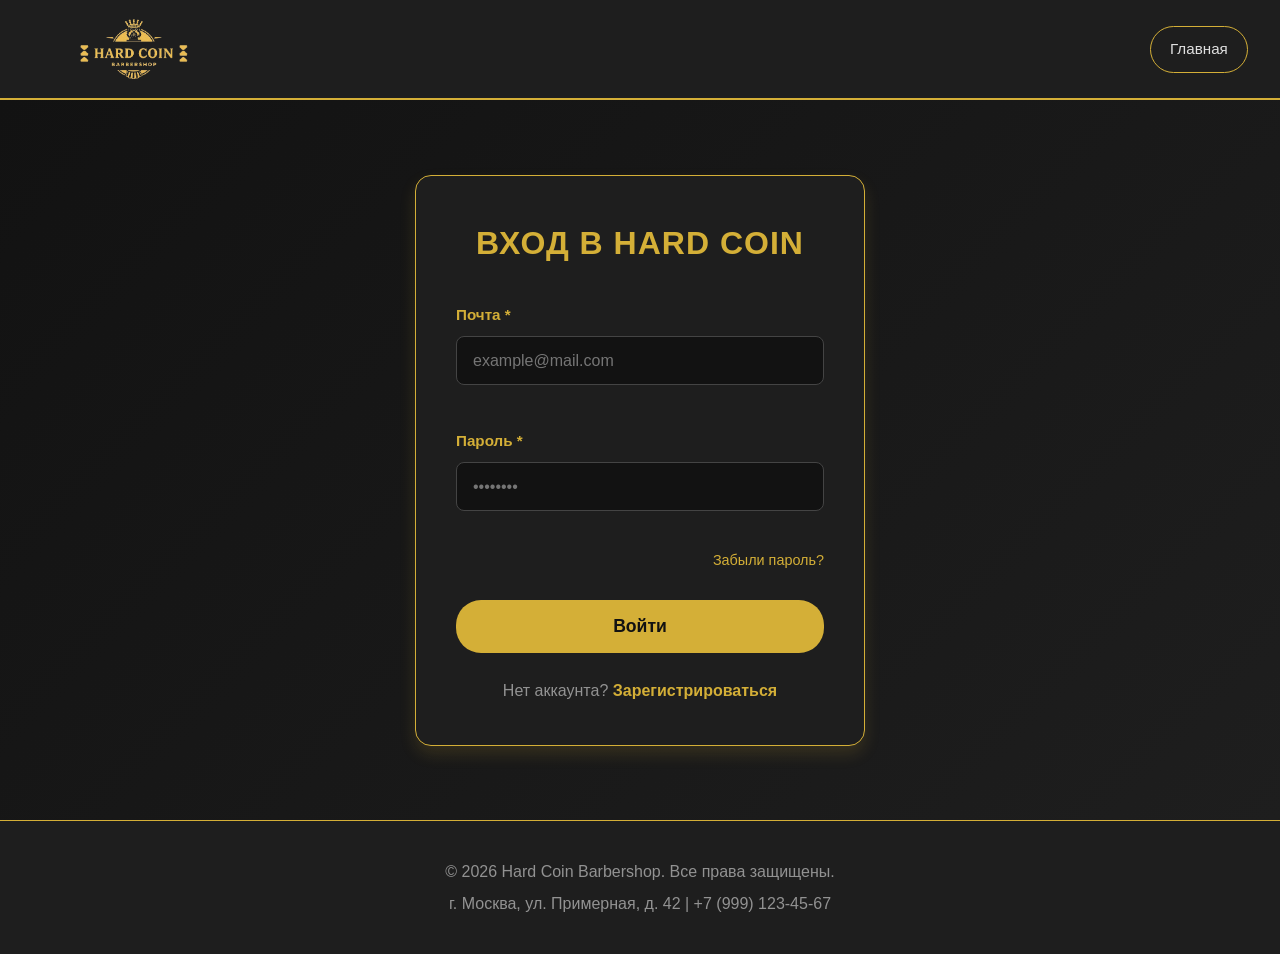
<file: pages/auth.html>
<!DOCTYPE html>
<html lang="ru">
<head>
  <meta charset="UTF-8" />
  <meta name="viewport" content="width=device-width, initial-scale=1.0, maximum-scale=1.0, user-scalable=yes"/>
  <title>Hard Coin — Авторизация</title>
  <link rel="stylesheet" href="../css/style.css" />
  <link rel="stylesheet" href="../css/components.css" />
  <link rel="stylesheet" href="../css/auth.css" />
  <link rel="stylesheet" href="../css/modals.css" />
  <link rel="stylesheet" href="../css/mobile.css" />
</head>
<body>
  <header class="header">
    <a href="../index.html" class="logo">
      <img src="../logo.png" alt="Hard Coin" class="logo-img">
    </a>
    <button class="menu-toggle" id="menuToggle"></button>
    <nav class="nav" id="mainNav">
      <a href="../index.html" class="btn-nav">Главная</a>
    </nav>
  </header>

  <div class="auth-container">
    <!-- Форма будет отрисована через JS -->
  </div>

  <footer class="footer">
    <p>© 2026 Hard Coin Barbershop. Все права защищены.</p>
    <p>г. Москва, ул. Примерная, д. 42 | +7 (999) 123-45-67</p>
  </footer>

  <script src="../data/initial-data.js"></script>
  <script src="../js/utils.js"></script>
  <script src="../js/auth.js"></script>
  <script>
    document.getElementById('menuToggle')?.addEventListener('click', () => {
      document.getElementById('mainNav')?.classList.toggle('active');
    });
  </script>
</body>
</html>
</file>
<file: css/style.css>
:root {
  --gold: #D4AF37;
  --black: #121212;
  --dark-gray: #1E1E1E;
  --text: #E0E0E0;
  --shadow: 0 8px 16px rgba(212, 175, 55, 0.15);
  --light-text: rgba(224, 224, 224, 0.6);
  --success: #4CAF50;
  --warning: #FF9800;
  --danger: #f44336;
  --info: #2196F3;
}

* {
  margin: 0;
  padding: 0;
  box-sizing: border-box;
}

html {
  scroll-behavior: smooth;
}

body {
  font-family: 'Segoe UI', 'Roboto', sans-serif;
  background-color: var(--black);
  color: var(--text);
  line-height: 1.7;
  min-height: 100vh;
  display: flex;
  flex-direction: column;
}

/* Шапка */
.header {
  display: flex;
  justify-content: space-between;
  align-items: center;
  padding: 1.2rem 2rem;
  background-color: var(--dark-gray);
  border-bottom: 2px solid var(--gold);
  position: sticky;
  top: 0;
  z-index: 100;
}

.logo {
  font-size: 1.8rem;
  font-weight: bold;
  color: var(--gold);
  letter-spacing: 1px;
  text-decoration: none;
}

.nav {
  display: flex;
  gap: 1rem;
}

.btn-nav {
  background: none;
  border: 1px solid var(--gold);
  color: var(--text);
  padding: 0.6rem 1.2rem;
  border-radius: 25px;
  text-decoration: none;
  font-weight: 500;
  transition: all 0.3s ease;
  cursor: pointer;
  font-size: 0.95rem;
}

.btn-nav:hover {
  background: var(--gold);
  color: var(--black);
  transform: scale(1.05);
}

.menu-toggle {
  display: none;
  background: none;
  border: none;
  color: var(--gold);
  font-size: 1.8rem;
  cursor: pointer;
}

/* Основной контент */
.main {
  max-width: 1200px;
  margin: 0 auto;
  padding: 2rem 1rem;
  flex: 1;
  width: 100%;
}

.section {
  margin-bottom: 4rem;
  text-align: center;
}

.section h2 {
  color: var(--gold);
  font-size: 2rem;
  margin-bottom: 2rem;
  text-transform: uppercase;
  letter-spacing: 1px;
  position: relative;
  display: inline-block;
}

.section h2::after {
  content: '';
  position: absolute;
  bottom: -10px;
  left: 50%;
  transform: translateX(-50%);
  width: 60px;
  height: 3px;
  background: var(--gold);
}

/* Футер */
.footer {
  background: var(--dark-gray);
  padding: 2rem;
  text-align: center;
  border-top: 1px solid var(--gold);
  margin-top: auto;
}

.footer p {
  margin: 0.3rem 0;
  color: var(--light-text);
}

/* Карточки услуг */
.cards {
  display: flex;
  justify-content: center;
  gap: 2rem;
  flex-wrap: wrap;
  padding: 0 1rem;
}

.card {
  background: var(--dark-gray);
  border: 1px solid var(--gold);
  border-radius: 12px;
  padding: 1.5rem;
  width: 320px;
  transition: transform 0.3s, box-shadow 0.3s;
  text-align: center;
}

.card:hover {
  transform: translateY(-8px);
  box-shadow: var(--shadow);
}

.card-img {
  width: 100%;
  height: 180px;
  object-fit: cover;
  border-radius: 10px;
  margin-bottom: 1rem;
}

.card h3 {
  color: var(--gold);
  margin: 0.8rem 0 0.5rem;
}

.card p {
  margin-bottom: 0.5rem;
}

.card .price {
  display: block;
  margin: 1rem 0;
  font-weight: bold;
  color: var(--gold);
  font-size: 1.2rem;
}

/* Барберы */
.barbers-list {
  display: flex;
  justify-content: center;
  gap: 2.5rem;
  flex-wrap: wrap;
  padding: 0 1rem;
  margin-bottom: 2rem;
}

.barber {
  text-align: center;
  background: var(--dark-gray);
  padding: 1.5rem;
  border-radius: 12px;
  border: 1px solid var(--gold);
  width: 220px;
  transition: transform 0.3s;
}

.barber:hover {
  transform: translateY(-5px);
}

.barber-img {
  width: 100px;
  height: 100px;
  border-radius: 50%;
  border: 2px solid var(--gold);
  object-fit: cover;
  margin-bottom: 0.8rem;
}

.barber h3 {
  color: var(--gold);
  margin-bottom: 0.3rem;
}

.barber p {
  margin: 0.3rem 0;
}

/* Кнопки */
.btn-book {
  background: var(--gold);
  color: var(--black);
  border: none;
  padding: 0.7rem 1.5rem;
  border-radius: 25px;
  font-weight: 600;
  cursor: pointer;
  transition: all 0.3s;
  font-size: 1rem;
}

.btn-book:hover {
  background: #f0c35c;
  transform: scale(1.05);
}

.btn-view {
  background: transparent;
  border: 1px solid var(--gold);
  color: var(--text);
  padding: 0.5rem 1rem;
  border-radius: 20px;
  margin-top: 0.8rem;
  cursor: pointer;
  transition: all 0.3s;
  font-size: 0.9rem;
}

.btn-view:hover {
  background: var(--gold);
  color: var(--black);
}

.btn-view-all {
  display: inline-block;
  background: var(--gold);
  color: var(--black);
  border: none;
  padding: 0.8rem 2rem;
  border-radius: 25px;
  font-weight: 600;
  cursor: pointer;
  transition: all 0.3s;
  text-decoration: none;
  margin-top: 1rem;
}

.btn-view-all:hover {
  background: #f0c35c;
  transform: scale(1.05);
}

.btn-primary {
  background: var(--gold);
  color: var(--black);
  border: none;
  padding: 0.7rem 1.5rem;
  border-radius: 25px;
  font-weight: 600;
  cursor: pointer;
  transition: all 0.3s;
}

.btn-primary:hover {
  background: #f0c35c;
  transform: scale(1.05);
}

/* ========== ИСПРАВЛЕННЫЕ СТИЛИ ДЛЯ ЗВЕЗД ========== */
.barber-rating {
  display: flex;
  align-items: center;
  justify-content: center;
  gap: 5px;
  margin: 0.5rem 0;
}

.stars-container {
  display: inline-flex;
  align-items: center;
  gap: 3px;
}

.star-full {
  color: var(--gold);
  font-size: 1.4rem;
  line-height: 1;
}

.star-empty {
  color: #444;
  font-size: 1.4rem;
  line-height: 1;
}

.star-half {
  position: relative;
  display: inline-block;
  font-size: 1.4rem;
  line-height: 1;
  width: 1em;
  height: 1em;
}

.star-half::before {
  content: '★';
  position: absolute;
  left: 0;
  top: 0;
  color: var(--gold);
  width: 50%;
  overflow: hidden;
}

.star-half::after {
  content: '★';
  position: absolute;
  left: 0;
  top: 0;
  color: #444;
  width: 100%;
  overflow: hidden;
  clip-path: inset(0 0 0 50%);
}

.barber-rating > span:last-child {
  font-size: 0.9rem;
  color: var(--light-text);
  margin-left: 5px;
}
/* ========== СТИЛИ ДЛЯ ЛОГОТИПА ========== */
.logo {
  display: flex;
  align-items: center;
  text-decoration: none;
}

.logo-img {
  height: 60px;
  width: auto;
  object-fit: contain;
  transition: transform 0.3s ease;
}

.logo:hover .logo-img {
  transform: scale(1.05);
}

/* Отступ слева ТОЛЬКО на десктопе */
@media (min-width: 769px) {
  .logo {
    margin-left: 3rem;  /* ← РЕГУЛИРУЙТЕ ЭТО ЗНАЧЕНИЕ */
  }
}

/* Для мобильных устройств - без отступа */
@media (max-width: 768px) {
  .logo-img {
    height: 40px;
  }
  .logo {
    margin-left: 0;  /* ← Явно убираем отступ */
  }
}

@media (max-width: 480px) {
  .logo-img {
    height: 35px;
  }
}
</file>
<file: css/components.css>
/* Таблицы */
.data-table {
  width: 100%;
  background: var(--dark-gray);
  border-radius: 12px;
  border: 1px solid var(--gold);
  overflow: hidden;
  border-collapse: collapse;
  margin-top: 1rem;
}

.data-table th {
  background: rgba(212, 175, 55, 0.1);
  color: var(--gold);
  padding: 1rem;
  text-align: left;
  font-weight: 600;
  border-bottom: 1px solid var(--gold);
  white-space: nowrap;
}

.data-table td {
  padding: 1rem;
  border-bottom: 1px solid #333;
}

.data-table tr:last-child td {
  border-bottom: none;
}

.data-table tr:hover {
  background: rgba(212, 175, 55, 0.05);
}

/* Кнопки действий */
.btn-action {
  background: transparent;
  border: 1px solid var(--gold);
  color: var(--text);
  padding: 0.4rem 0.8rem;
  border-radius: 15px;
  cursor: pointer;
  transition: all 0.3s;
  font-size: 0.85rem;
  margin: 0 0.2rem;
}

.btn-action:hover {
  background: var(--gold);
  color: var(--black);
}

.btn-action.danger {
  border-color: var(--danger);
  color: var(--danger);
}

.btn-action.danger:hover {
  background: var(--danger);
  color: white;
}

.btn-action.success {
  border-color: var(--success);
  color: var(--success);
}

.btn-action.success:hover {
  background: var(--success);
  color: white;
}

.btn-action.warning {
  border-color: var(--warning);
  color: var(--warning);
}

.btn-action.warning:hover {
  background: var(--warning);
  color: white;
}

.btn-icon {
  background: transparent;
  border: 1px solid #444;
  color: var(--text);
  width: 32px;
  height: 32px;
  border-radius: 8px;
  cursor: pointer;
  transition: all 0.3s;
  display: flex;
  align-items: center;
  justify-content: center;
  font-size: 1rem;
}

.btn-icon:hover {
  border-color: var(--gold);
  color: var(--gold);
}

.btn-logout {
  width: 100%;
  background: transparent;
  border: 1px solid var(--danger);
  color: var(--danger);
  padding: 0.7rem;
  border-radius: 25px;
  cursor: pointer;
  transition: all 0.3s;
  font-weight: 600;
}

.btn-logout:hover {
  background: var(--danger);
  color: white;
}

/* Статусы */
.status-badge {
  display: inline-block;
  padding: 0.3rem 0.8rem;
  border-radius: 15px;
  font-size: 0.85rem;
  font-weight: 600;
}

.status-badge.completed {
  background: rgba(76, 175, 80, 0.2);
  color: var(--success);
}

.status-badge.pending {
  background: rgba(255, 152, 0, 0.2);
  color: var(--warning);
}

.status-badge.cancelled {
  background: rgba(244, 67, 54, 0.2);
  color: var(--danger);
}

/* Формы */
.form-group {
  display: flex;
  flex-direction: column;
  gap: 0.5rem;
  margin-bottom: 1rem;
}

.form-group label {
  color: var(--gold);
  font-weight: 600;
  font-size: 0.95rem;
}

.form-group input,
.form-group select,
.form-group textarea {
  padding: 0.9rem 1rem;
  border-radius: 8px;
  border: 1px solid #444;
  background: var(--black);
  color: var(--text);
  font-size: 1rem;
  transition: border-color 0.3s, box-shadow 0.3s;
  width: 100%;
  max-width: 100%;
  box-sizing: border-box;
}

/* ========== ИСПРАВЛЕНИЕ ЦВЕТА ИКОНОК ========== */

/* Календарь в input[type="date"] */
.form-group input[type="date"] {
  color-scheme: dark;
  background-image: url("data:image/svg+xml,%3Csvg xmlns='http://www.w3.org/2000/svg' width='20' height='20' viewBox='0 0 24 24' fill='none' stroke='%23D4AF37' stroke-width='2' stroke-linecap='round' stroke-linejoin='round'%3E%3Crect x='3' y='4' width='18' height='18' rx='2' ry='2'%3E%3C/rect%3E%3Cline x1='16' y1='2' x2='16' y2='6'%3E%3C/line%3E%3Cline x1='8' y1='2' x2='8' y2='6'%3E%3C/line%3E%3Cline x1='3' y1='10' x2='21' y2='10'%3E%3C/line%3E%3C/svg%3E");
  background-repeat: no-repeat;
  background-position: right 0.8rem center;
  background-size: 20px;
  padding-right: 2.5rem;
  position: relative;
}

.form-group input[type="date"]::-webkit-calendar-picker-indicator {
  opacity: 0;
  width: 30px;
  height: 30px;
  cursor: pointer;
  position: absolute;
  right: 0.5rem;
}

/* Стрелочки в select */
.form-group select {
  appearance: none;
  -webkit-appearance: none;
  -moz-appearance: none;
  background-image: url("data:image/svg+xml,%3Csvg xmlns='http://www.w3.org/2000/svg' width='16' height='16' viewBox='0 0 24 24' fill='none' stroke='%23D4AF37' stroke-width='2' stroke-linecap='round' stroke-linejoin='round'%3E%3Cpolyline points='6 9 12 15 18 9'%3E%3C/polyline%3E%3C/svg%3E");
  background-repeat: no-repeat;
  background-position: right 1rem center;
  background-size: 16px;
  padding-right: 2.5rem;
  cursor: pointer;
}

.form-group select option {
  background: var(--dark-gray);
  color: var(--text);
}

/* Стили для input[type="time"] */
.form-group input[type="time"] {
  color-scheme: dark;
  background-image: url("data:image/svg+xml,%3Csvg xmlns='http://www.w3.org/2000/svg' width='20' height='20' viewBox='0 0 24 24' fill='none' stroke='%23D4AF37' stroke-width='2' stroke-linecap='round' stroke-linejoin='round'%3E%3Ccircle cx='12' cy='12' r='10'%3E%3C/circle%3E%3Cpolyline points='12 6 12 12 16 14'%3E%3C/polyline%3E%3C/svg%3E");
  background-repeat: no-repeat;
  background-position: right 0.8rem center;
  background-size: 20px;
  padding-right: 2.5rem;
}

.form-group input[type="time"]::-webkit-calendar-picker-indicator {
  opacity: 0;
  width: 30px;
  height: 30px;
  cursor: pointer;
  position: absolute;
  right: 0.5rem;
}

/* Стили для input[type="number"] */
.form-group input[type="number"] {
  appearance: textfield;
  -moz-appearance: textfield;
  -webkit-appearance: textfield;
}
.form-group input[type="number"]::-webkit-outer-spin-button,
.form-group input[type="number"]::-webkit-inner-spin-button {
  filter: invert(1);
  opacity: 0.8;
  cursor: pointer;
  margin-left: 0.5rem;
}

.form-group input[type="number"]::-webkit-outer-spin-button:hover,
.form-group input[type="number"]::-webkit-inner-spin-button:hover {
  opacity: 1;
}
</file>
<file: css/auth.css>
.auth-container {
  min-height: calc(100vh - 80px - 100px);
  display: flex;
  justify-content: center;
  align-items: center;
  padding: 2rem;
  background: linear-gradient(135deg, var(--black) 0%, var(--dark-gray) 100%);
}

.auth-card {
  background: var(--dark-gray);
  border: 1px solid var(--gold);
  border-radius: 16px;
  padding: 2.5rem;
  width: 100%;
  max-width: 450px;
  box-shadow: var(--shadow);
  animation: slideIn 0.5s ease;
}

@keyframes slideIn {
  from {
    opacity: 0;
    transform: translateY(-30px);
  }
  to {
    opacity: 1;
    transform: translateY(0);
  }
}

.auth-card h2 {
  color: var(--gold);
  text-align: center;
  margin-bottom: 2rem;
  font-size: 2rem;
  text-transform: uppercase;
  letter-spacing: 1px;
}

.auth-form {
  display: flex;
  flex-direction: column;
  gap: 1.2rem;
}

.btn-auth {
  background: var(--gold);
  color: var(--black);
  border: none;
  padding: 1rem;
  border-radius: 25px;
  font-weight: 600;
  font-size: 1.1rem;
  cursor: pointer;
  transition: all 0.3s;
  margin-top: 0.5rem;
}

.btn-auth:hover {
  background: #f0c35c;
  transform: scale(1.02);
}

.auth-footer {
  text-align: center;
  margin-top: 1.5rem;
  color: var(--light-text);
}

.auth-link {
  color: var(--gold);
  text-decoration: none;
  font-weight: 600;
  transition: color 0.3s;
  cursor: pointer;
}

.auth-link:hover {
  color: #f0c35c;
  text-decoration: underline;
}

.forgot-password {
  text-align: right;
  margin-top: -0.5rem;
}

.forgot-password .auth-link {
  font-size: 0.9rem;
  font-weight: normal;
}

.optional-badge {
  color: var(--light-text);
  font-size: 0.8rem;
  font-weight: normal;
  margin-left: 0.5rem;
}

.modal-overlay {
  position: fixed;
  top: 0;
  left: 0;
  right: 0;
  bottom: 0;
  background: rgba(0, 0, 0, 0.85);
  display: none;
  justify-content: center;
  align-items: center;
  z-index: 1000;
  backdrop-filter: blur(5px);
}

.modal-overlay.active {
  display: flex;
}
</file>
<file: css/modals.css>
/* Стили для модальных окон */

.modal {
  display: none;
  position: fixed;
  top: 0;
  left: 0;
  right: 0;
  bottom: 0;
  background: rgba(0, 0, 0, 0.85);
  justify-content: center;
  align-items: center;
  z-index: 1000;
  backdrop-filter: blur(5px);
}

.modal.active {
  display: flex;
}

.modal-content {
  background: var(--dark-gray);
  border: 1px solid var(--gold);
  border-radius: 16px;
  padding: 2rem;
  width: 90%;
  max-width: 500px;
  max-height: 90vh;
  overflow-y: auto;
  overflow-x: hidden;
  position: relative;
  animation: modalSlideIn 0.3s ease;
  box-shadow: 0 25px 50px -12px rgba(0, 0, 0, 0.5);
}

@keyframes modalSlideIn {
  from {
    opacity: 0;
    transform: translateY(-30px) scale(0.95);
  }
  to {
    opacity: 1;
    transform: translateY(0) scale(1);
  }
}

.modal-header {
  display: flex;
  justify-content: space-between;
  align-items: center;
  margin-bottom: 1.5rem;
  padding-bottom: 1rem;
  border-bottom: 1px solid #333;
}

.modal-header h3 {
  color: var(--gold);
  font-size: 1.3rem;
  margin: 0;
}

.modal-close {
  background: none;
  border: none;
  color: var(--text);
  font-size: 1.5rem;
  cursor: pointer;
  transition: color 0.3s;
  width: 30px;
  height: 30px;
  display: flex;
  align-items: center;
  justify-content: center;
  border-radius: 50%;
}

.modal-close:hover {
  color: var(--gold);
  background: rgba(212, 175, 55, 0.1);
}

.modal-body {
  color: var(--text);
}

/* Модальное окно восстановления пароля */
.modal-overlay {
  position: fixed;
  top: 0;
  left: 0;
  right: 0;
  bottom: 0;
  background: rgba(0, 0, 0, 0.85);
  display: none;
  justify-content: center;
  align-items: center;
  z-index: 1000;
  backdrop-filter: blur(5px);
}

.modal-overlay.active {
  display: flex;
}

/* Форма в модальном окне */
.modal-content form {
  display: flex;
  flex-direction: column;
  gap: 1rem;
  width: 100%;
  max-width: 100%;
  box-sizing: border-box;
}

.modal-content .form-group {
  margin-bottom: 0;
  width: 100%;
  box-sizing: border-box;
}

.modal-content .form-row {
  display: flex;
  gap: 1rem;
  width: 100%;
  box-sizing: border-box;
}

.modal-content .form-row .form-group {
  flex: 1;
  min-width: 0;
}

.modal-content input,
.modal-content select,
.modal-content textarea {
  width: 100%;
  max-width: 100%;
  box-sizing: border-box;
}

/* ========== ИСПРАВЛЕНИЕ ЦВЕТА ИКОНОК В МОДАЛЬНЫХ ОКНАХ ========== */

.modal-content input[type="date"] {
  color-scheme: dark;
  background-image: url("data:image/svg+xml,%3Csvg xmlns='http://www.w3.org/2000/svg' width='20' height='20' viewBox='0 0 24 24' fill='none' stroke='%23D4AF37' stroke-width='2' stroke-linecap='round' stroke-linejoin='round'%3E%3Crect x='3' y='4' width='18' height='18' rx='2' ry='2'%3E%3C/rect%3E%3Cline x1='16' y1='2' x2='16' y2='6'%3E%3C/line%3E%3Cline x1='8' y1='2' x2='8' y2='6'%3E%3C/line%3E%3Cline x1='3' y1='10' x2='21' y2='10'%3E%3C/line%3E%3C/svg%3E");
  background-repeat: no-repeat;
  background-position: right 0.8rem center;
  background-size: 20px;
  padding-right: 2.5rem;
}

.modal-content input[type="date"]::-webkit-calendar-picker-indicator {
  opacity: 0;
  width: 30px;
  height: 30px;
  cursor: pointer;
  position: absolute;
  right: 0.5rem;
}

.modal-content select {
  appearance: none;
  -webkit-appearance: none;
  -moz-appearance: none;
  background-image: url("data:image/svg+xml,%3Csvg xmlns='http://www.w3.org/2000/svg' width='16' height='16' viewBox='0 0 24 24' fill='none' stroke='%23D4AF37' stroke-width='2' stroke-linecap='round' stroke-linejoin='round'%3E%3Cpolyline points='6 9 12 15 18 9'%3E%3C/polyline%3E%3C/svg%3E");
  background-repeat: no-repeat;
  background-position: right 1rem center;
  background-size: 16px;
  padding-right: 2.5rem;
  cursor: pointer;
}

.modal-content select option {
  background: var(--dark-gray);
  color: var(--text);
}

.modal-content input[type="time"] {
  color-scheme: dark;
  background-image: url("data:image/svg+xml,%3Csvg xmlns='http://www.w3.org/2000/svg' width='20' height='20' viewBox='0 0 24 24' fill='none' stroke='%23D4AF37' stroke-width='2' stroke-linecap='round' stroke-linejoin='round'%3E%3Ccircle cx='12' cy='12' r='10'%3E%3C/circle%3E%3Cpolyline points='12 6 12 12 16 14'%3E%3C/polyline%3E%3C/svg%3E");
  background-repeat: no-repeat;
  background-position: right 0.8rem center;
  background-size: 20px;
  padding-right: 2.5rem;
}

.modal-content input[type="time"]::-webkit-calendar-picker-indicator {
  opacity: 0;
  width: 30px;
  height: 30px;
  cursor: pointer;
  position: absolute;
  right: 0.5rem;
}

.modal-content input[type="number"]::-webkit-outer-spin-button,
.modal-content input[type="number"]::-webkit-inner-spin-button {
  filter: invert(1);
  opacity: 0.8;
  cursor: pointer;
}

.modal-content .btn-primary {
  margin-top: 1rem;
  width: 100%;
}

/* Скроллбар для модального окна */
.modal-content::-webkit-scrollbar {
  width: 6px;
}

.modal-content::-webkit-scrollbar-track {
  background: var(--black);
  border-radius: 3px;
}

.modal-content::-webkit-scrollbar-thumb {
  background: var(--gold);
  border-radius: 3px;
}

/* Детали записи в модальном окне */
.appointment-detail-item {
  display: flex;
  margin-bottom: 1rem;
  padding-bottom: 0.5rem;
  border-bottom: 1px solid #333;
  flex-wrap: wrap;
}

.appointment-detail-label {
  width: 120px;
  color: var(--gold);
  font-weight: 600;
  flex-shrink: 0;
}

.appointment-detail-value {
  flex: 1;
  color: var(--text);
  word-break: break-word;
}

/* Звезды рейтинга в модальном окне */
.stars-select {
  display: flex;
  gap: 0.5rem;
  font-size: 2rem;
  justify-content: center;
  flex-wrap: wrap;
}

.star-option {
  cursor: pointer;
  color: #666;
  transition: color 0.3s, transform 0.2s;
}

.star-option:hover {
  transform: scale(1.2);
}

.star-option:hover,
.star-option.active {
  color: var(--gold);
}

.modal-actions {
  margin-top: 1.5rem;
  display: flex;
  gap: 0.5rem;
  justify-content: flex-end;
}

/* Адаптивность для модальных окон */
@media (max-width: 768px) {
  .modal-content {
    padding: 1.5rem;
    margin: 1rem;
    width: calc(100% - 2rem);
  }
  
  .modal-content .form-row {
    flex-direction: column;
    gap: 0.5rem;
  }
  
  .appointment-detail-label {
    width: 100%;
    margin-bottom: 0.3rem;
  }
}
</file>
<file: css/mobile.css>
/* Адаптивность для мобильных устройств */

@media (max-width: 1024px) {
  .main {
    padding: 1.5rem 1rem;
  }
  
  .cards {
    gap: 1.5rem;
  }
}

@media (max-width: 768px) {
  /* Шапка */
  .header {
    padding: 1rem 1.5rem;
    position: relative;
  }

  .logo {
    font-size: 1.5rem;
  }

  .nav {
    display: none;
    flex-direction: column;
    position: absolute;
    top: 100%;
    left: 0;
    width: 100%;
    background: var(--dark-gray);
    padding: 1rem;
    border-top: 1px solid var(--gold);
    z-index: 99;
  }

  .nav.active {
    display: flex;
  }

  .menu-toggle {
    display: block;
  }

  .btn-nav {
    width: 100%;
    text-align: center;
  }

  /* Основной контент */
  .section h2 {
    font-size: 1.6rem;
  }

  /* Карточки услуг */
  .cards {
    flex-direction: column;
    align-items: center;
  }

  .card {
    width: 100%;
    max-width: 350px;
  }

  /* Барберы */
  .barbers-list {
    gap: 1.5rem;
  }

  .barber {
    width: 180px;
  }

  /* Дашборд */
  .dashboard {
    flex-direction: column;
  }

  .sidebar {
    width: 100%;
    height: auto;
    position: static;
    border-right: none;
    border-bottom: 1px solid var(--gold);
  }

  .sidebar-header {
    display: flex;
    justify-content: space-between;
    align-items: center;
  }

  .sidebar-menu {
    display: none;
  }

  .sidebar-menu.active {
    display: block;
  }

  .menu-toggle-sidebar {
    display: block;
    background: none;
    border: 1px solid var(--gold);
    color: var(--gold);
    padding: 0.5rem 1rem;
    border-radius: 8px;
    cursor: pointer;
  }

  .dashboard-content {
    padding: 1.5rem 1rem;
  }

  /* Таблицы */
  .data-table {
    display: block;
    overflow-x: auto;
    white-space: nowrap;
  }

  .data-table th,
  .data-table td {
    padding: 0.8rem 0.5rem;
    font-size: 0.9rem;
  }

  /* Календарь */
  .calendar-container {
    padding: 1rem;
  }

  .calendar-title {
    font-size: 1.1rem;
  }

  .calendar-nav-btn {
    width: 35px;
    height: 35px;
    font-size: 1.1rem;
  }

  .weekday {
    font-size: 0.8rem;
    padding: 0.5rem 0.2rem;
  }

  .calendar-days {
    gap: 4px;
  }

  .day-number {
    font-size: 0.9rem;
  }

  .appointment-item {
    flex-direction: column;
    align-items: flex-start;
    gap: 0.8rem;
  }

  .appointment-actions {
    margin-left: 0;
    width: 100%;
    justify-content: flex-end;
  }

  /* Профиль */
  .profile-card {
    flex-direction: column;
    text-align: center;
  }

  .profile-info {
    text-align: center;
  }

  .welcome-section {
    grid-template-columns: 1fr !important;
  }

  .profile-container {
    grid-template-columns: 1fr !important;
  }

  .profile-card-large {
    flex-direction: column;
    align-items: center;
    text-align: center;
  }

  /* Формы */
  .booking-form-container {
    grid-template-columns: 1fr !important;
  }

  .form-row {
    flex-direction: column;
    gap: 0.5rem;
  }

  /* Модальные окна */
  .modal-content {
    padding: 1.5rem;
    margin: 1rem;
    width: calc(100% - 2rem);
  }
}

@media (max-width: 480px) {
  .logo {
    font-size: 1.3rem;
  }

  .section h2 {
    font-size: 1.4rem;
  }

  .barber {
    width: 100%;
    max-width: 250px;
  }

  .calendar-days {
    gap: 3px;
  }

  .calendar-day {
    font-size: 0.8rem;
  }

  .appointments-header {
    flex-direction: column;
    align-items: flex-start;
    gap: 0.5rem;
  }

  .btn-primary,
  .btn-book,
  .btn-view-all {
    width: 100%;
    text-align: center;
  }

  .record-actions {
    flex-direction: column;
    width: 100%;
  }

  .btn-cancel,
  .btn-review {
    width: 100%;
  }

  /* Статусы в таблицах */
  .status-badge {
    font-size: 0.75rem;
    padding: 0.2rem 0.5rem;
  }
}


/* ========== СТИЛИ ДЛЯ БУРГЕР-МЕНЮ В ЛК ========== */
.sidebar-toggle {
  display: none;
}

@media (max-width: 768px) {
  .sidebar-toggle {
    display: flex;
    align-items: center;
    justify-content: center;
    gap: 0.5rem;
    padding: 0.3rem 0;                    /* ← Отступы только сверху/снизу */
    background: var(--dark-gray);
    border: 1px solid var(--gold);
    border-radius: 30px;
    color: var(--gold);
    cursor: pointer;
    margin: 1rem auto;                    /* ← Центрирование */
    font-size: 1rem;
    font-weight: 500;
    transition: all 0.3s;
    width: calc(100% - 2rem);             /* ← Ширина на весь экран минус отступы */
    max-width: 400px;                     /* ← Максимальная ширина (по желанию) */
    box-sizing: border-box;
    text-align: center;
  }

  .sidebar-toggle:hover {
    background: var(--gold);
    color: var(--black);
  }

  /* Иконка уголка ▼ */
  .sidebar-toggle span {
    font-size: 1rem;
    transition: transform 0.3s ease;
  }

  /* При открытом меню иконка поворачивается вверх ▲ */
  .sidebar-toggle.active span {
    transform: rotate(90deg);
  }

  .sidebar-toggle.active:hover span {
    transform: rotate(90deg);
  }

  .sidebar-menu {
    transition: all 0.3s;
  }
}

/* ========== СТИЛИ ДЛЯ ОСНОВНОГО МЕНЮ-БУРГЕРА ========== */
.menu-toggle {
  display: none;
  background: none;
  border: none;
  color: var(--gold);
  font-size: 1.8rem;
  cursor: pointer;
}

@media (max-width: 768px) {
  .menu-toggle {
    display: flex;
    align-items: center;
    justify-content: center;
    width: 40px;
    height: 40px;
    border: 1px solid var(--gold);
    border-radius: 8px;
    transition: all 0.3s;
  }

  .menu-toggle:hover {
    background: var(--gold);
    color: var(--black);
  }

  /* Заменяем ☰ на уголок ▼ */
  .menu-toggle::before {
    content: "☰";
    font-size: 1rem;
  }

  .menu-toggle span {
    display: none;
  }
}
</file>
<file: css/dashboard.css>
/* Стили для личного кабинета */
.dashboard {
  display: flex;
  min-height: calc(100vh - 80px);
}

/* Боковое меню */
.sidebar {
  width: 280px;
  background: var(--dark-gray);
  border-right: 1px solid var(--gold);
  padding: 1.5rem 0;
  position: sticky;
  top: 80px;
  height: calc(100vh - 80px);
  overflow-y: auto;
  transition: all 0.3s;
}

.sidebar-header {
  padding: 0 1.5rem 1.5rem;
  border-bottom: 1px solid #333;
}

.user-info {
  display: flex;
  align-items: center;
  gap: 1rem;
}

.user-avatar {
  width: 50px;
  height: 50px;
  border-radius: 50%;
  border: 2px solid var(--gold);
  background: var(--black);
  display: flex;
  align-items: center;
  justify-content: center;
  font-size: 1.5rem;
  color: var(--gold);
}

.user-name {
  color: var(--gold);
  font-weight: 600;
}

.user-role {
  color: var(--light-text);
  font-size: 0.85rem;
}

.sidebar-menu {
  list-style: none;
  padding: 1rem 0;
}

.menu-item {
  padding: 0.8rem 1.5rem;
  color: var(--text);
  cursor: pointer;
  transition: all 0.3s;
  display: flex;
  align-items: center;
  gap: 0.8rem;
  border-left: 3px solid transparent;
}

.menu-item:hover {
  background: rgba(212, 175, 55, 0.1);
  color: var(--gold);
}

.menu-item.active {
  background: rgba(212, 175, 55, 0.15);
  border-left-color: var(--gold);
  color: var(--gold);
}

.menu-item .icon {
  font-size: 1.2rem;
  width: 24px;
  text-align: center;
}

.sidebar-footer {
  padding: 1.5rem;
  border-top: 1px solid #333;
  margin-top: auto;
}

/* Основной контент дашборда */
.dashboard-content {
  flex: 1;
  padding: 2rem;
  background: var(--black);
  overflow-x: auto;
}

.content-header {
  display: flex;
  justify-content: space-between;
  align-items: center;
  margin-bottom: 2rem;
  padding-bottom: 1rem;
  border-bottom: 1px solid #333;
  flex-wrap: wrap;
  gap: 1rem;
}

.content-header h1 {
  color: var(--gold);
  font-size: 1.8rem;
}

.content-panel {
  display: none;
}

.content-panel.active {
  display: block;
}

/* Сетка для карточек */
.grid-container {
  display: grid;
  grid-template-columns: repeat(auto-fill, minmax(300px, 1fr));
  gap: 1.5rem;
  margin-top: 1.5rem;
}

/* Формы в дашборде */
.dashboard-form {
  background: var(--dark-gray);
  padding: 1.5rem;
  border-radius: 12px;
  border: 1px solid var(--gold);
  max-width: 500px;
}

.form-row {
  display: flex;
  gap: 1rem;
  margin-bottom: 1rem;
}

.form-row .form-group {
  flex: 1;
}

/* Приветственная секция */
.welcome-section {
  display: grid;
  grid-template-columns: 1fr 1fr;
  gap: 2rem;
  margin-top: 1rem;
}

.welcome-card,
.quick-actions {
  background: var(--dark-gray);
  border: 1px solid var(--gold);
  border-radius: 12px;
  padding: 1.5rem;
}

.welcome-card h3,
.quick-actions h3 {
  color: var(--gold);
  margin-bottom: 1rem;
}

.welcome-card p {
  margin: 0.5rem 0;
}

.action-buttons {
  display: flex;
  flex-direction: column;
  gap: 0.8rem;
}

.action-buttons .btn-primary {
  width: 100%;
}

/* Профиль */
.profile-container {
  display: grid;
  grid-template-columns: 1fr 300px;
  gap: 2rem;
}

.profile-card-large {
  background: var(--dark-gray);
  border: 1px solid var(--gold);
  border-radius: 16px;
  padding: 2rem;
  display: flex;
  gap: 2rem;
  flex-wrap: wrap;
}

.profile-avatar-section {
  text-align: center;
}

.profile-avatar-large {
  width: 150px;
  height: 150px;
  border-radius: 50%;
  border: 3px solid var(--gold);
  object-fit: cover;
  margin-bottom: 1rem;
}

.profile-avatar-section h3 {
  color: var(--gold);
  margin-bottom: 0.3rem;
}

.profile-specialization {
  color: var(--light-text);
  margin-bottom: 0.5rem;
}

.profile-rating {
  color: var(--gold);
}

.profile-info-section {
  flex: 1;
}

.info-item {
  display: flex;
  margin-bottom: 1rem;
  padding-bottom: 0.5rem;
  border-bottom: 1px solid #333;
}

.info-label {
  width: 80px;
  color: var(--gold);
  font-weight: 600;
}

.info-value {
  flex: 1;
  color: var(--text);
}

.profile-stats {
  background: var(--dark-gray);
  border: 1px solid var(--gold);
  border-radius: 16px;
  padding: 1.5rem;
}

.profile-stats h4 {
  color: var(--gold);
  margin-bottom: 1.5rem;
  text-align: center;
}

.stats-grid {
  display: flex;
  flex-direction: column;
  gap: 1rem;
}

.stat-card {
  background: var(--black);
  border-radius: 12px;
  padding: 1rem;
  text-align: center;
}

.stat-number {
  color: var(--gold);
  font-size: 2rem;
  font-weight: bold;
}

.stat-label {
  color: var(--light-text);
  font-size: 0.9rem;
}

/* Бронирование */
.booking-form-container {
  display: grid;
  grid-template-columns: 1fr 300px;
  gap: 2rem;
}

.booking-info {
  background: var(--dark-gray);
  border: 1px solid var(--gold);
  border-radius: 12px;
  padding: 1.5rem;
  height: fit-content;
}

.booking-info h4 {
  color: var(--gold);
  margin-bottom: 1rem;
}

.booking-info p {
  margin-bottom: 0.8rem;
  color: var(--light-text);
}

/* Нет данных */
.no-data {
  text-align: center;
  padding: 3rem;
  background: var(--dark-gray);
  border-radius: 12px;
  border: 1px solid var(--gold);
}

.no-data p {
  margin-bottom: 1.5rem;
  color: var(--light-text);
}

/* Барберы и отзывы */
.barber-full-card {
  background: var(--dark-gray);
  border: 1px solid var(--gold);
  border-radius: 16px;
  padding: 2rem;
  margin-bottom: 2rem;
}

.barber-header {
  display: flex;
  gap: 2rem;
  margin-bottom: 2rem;
  flex-wrap: wrap;
}

.barber-avatar-large {
  width: 150px;
  height: 150px;
  border-radius: 50%;
  border: 3px solid var(--gold);
  object-fit: cover;
}

.barber-info-large {
  flex: 1;
}

.barber-info-large h3 {
  color: var(--gold);
  font-size: 1.8rem;
  margin-bottom: 0.5rem;
}

.barber-specialization {
  color: var(--light-text);
  font-size: 1.1rem;
  margin-bottom: 1rem;
}

.barber-stats {
  display: flex;
  gap: 2rem;
  margin-top: 1rem;
}

.stat-item {
  text-align: center;
}

.stat-value {
  color: var(--gold);
  font-size: 1.5rem;
  font-weight: bold;
}

.stat-label {
  color: var(--light-text);
  font-size: 0.9rem;
}

.reviews-section {
  margin-top: 2rem;
  padding-top: 2rem;
  border-top: 1px solid #333;
}

.reviews-section h4 {
  color: var(--gold);
  margin-bottom: 1.5rem;
  font-size: 1.3rem;
}

.review-card {
  background: var(--black);
  border-radius: 12px;
  padding: 1.5rem;
  margin-bottom: 1rem;
  border-left: 3px solid var(--gold);
}

.review-header {
  display: flex;
  justify-content: space-between;
  margin-bottom: 0.8rem;
}

.review-author {
  color: var(--gold);
  font-weight: 600;
}

.review-rating {
  color: var(--gold);
}

.review-date {
  color: var(--light-text);
  font-size: 0.85rem;
}

.review-comment {
  color: var(--text);
  line-height: 1.6;
}

.no-reviews {
  text-align: center;
  color: var(--light-text);
  padding: 2rem;
  font-style: italic;
}


/* ========== ИСПРАВЛЕНИЕ ЦВЕТА ИКОНОК В ФОРМАХ ЛК ========== */

/* Календарь в форме бронирования - скрываем стандартную иконку и добавляем свою */
.dashboard-form input[type="date"] {
  color-scheme: dark;
  position: relative;
  padding-right: 2.5rem;
}

.dashboard-form input[type="date"]::-webkit-calendar-picker-indicator {
  opacity: 0;
  width: 20px;
  height: 20px;
  cursor: pointer;
  position: relative;
  z-index: 2;
}

/* Кастомная иконка календаря */
.dashboard-form .form-group:has(input[type="date"]) {
  position: relative;
}


/* Для браузеров без поддержки :has */
.dashboard-form input[type="date"] {
  background-image: url("data:image/svg+xml,%3Csvg xmlns='http://www.w3.org/2000/svg' width='20' height='20' viewBox='0 0 24 24' fill='none' stroke='%23D4AF37' stroke-width='2' stroke-linecap='round' stroke-linejoin='round'%3E%3Crect x='3' y='4' width='18' height='18' rx='2' ry='2'%3E%3C/rect%3E%3Cline x1='16' y1='2' x2='16' y2='6'%3E%3C/line%3E%3Cline x1='8' y1='2' x2='8' y2='6'%3E%3C/line%3E%3Cline x1='3' y1='10' x2='21' y2='10'%3E%3C/line%3E%3C/svg%3E");
  background-repeat: no-repeat;
  background-position: right 0.8rem center;
  background-size: 20px;
  padding-right: 2.5rem;
}

.dashboard-form input[type="date"]::-webkit-calendar-picker-indicator {
  opacity: 0;
  width: 30px;
  height: 30px;
  cursor: pointer;
  position: absolute;
  right: 0.5rem;
}

/* Select в форме бронирования */
.dashboard-form select {
  appearance: none;
  -webkit-appearance: none;
  -moz-appearance: none;
  background-image: url("data:image/svg+xml,%3Csvg xmlns='http://www.w3.org/2000/svg' width='16' height='16' viewBox='0 0 24 24' fill='none' stroke='%23D4AF37' stroke-width='2' stroke-linecap='round' stroke-linejoin='round'%3E%3Cpolyline points='6 9 12 15 18 9'%3E%3C/polyline%3E%3C/svg%3E");
  background-repeat: no-repeat;
  background-position: right 1rem center;
  background-size: 16px;
  padding-right: 2.5rem;
  cursor: pointer;
}

.dashboard-form select option {
  background: var(--dark-gray);
  color: var(--text);
}

/* Time input */
.dashboard-form input[type="time"] {
  color-scheme: dark;
  background-image: url("data:image/svg+xml,%3Csvg xmlns='http://www.w3.org/2000/svg' width='20' height='20' viewBox='0 0 24 24' fill='none' stroke='%23D4AF37' stroke-width='2' stroke-linecap='round' stroke-linejoin='round'%3E%3Ccircle cx='12' cy='12' r='10'%3E%3C/circle%3E%3Cpolyline points='12 6 12 12 16 14'%3E%3C/polyline%3E%3C/svg%3E");
  background-repeat: no-repeat;
  background-position: right 0.8rem center;
  background-size: 20px;
  padding-right: 2.5rem;
}

.dashboard-form input[type="time"]::-webkit-calendar-picker-indicator {
  opacity: 0;
  width: 30px;
  height: 30px;
  cursor: pointer;
  position: absolute;
  right: 0.5rem;
}
/* Кнопка мобильного меню в ЛК */
.sidebar-toggle span {
  display: inline-block;
  transition: transform 0.3s ease;
}
</file>
<file: css/calendar.css>
/* Стили для календаря */
.calendar-container {
  background: var(--dark-gray);
  border: 1px solid var(--gold);
  border-radius: 16px;
  padding: 1.5rem;
  max-width: 900px;
  margin: 0 auto;
  box-shadow: var(--shadow);
}

.calendar-header {
  display: flex;
  justify-content: space-between;
  align-items: center;
  margin-bottom: 1.5rem;
  padding-bottom: 1rem;
  border-bottom: 1px solid #333;
  flex-wrap: wrap;
  gap: 1rem;
}

.calendar-title {
  color: var(--gold);
  font-size: 1.4rem;
  font-weight: 600;
  text-transform: uppercase;
  letter-spacing: 1px;
}

.calendar-nav {
  display: flex;
  gap: 0.8rem;
  flex-wrap: wrap;
}

.calendar-nav-btn {
  background: transparent;
  border: 1px solid var(--gold);
  color: var(--text);
  width: 40px;
  height: 40px;
  border-radius: 50%;
  cursor: pointer;
  transition: all 0.3s;
  display: flex;
  align-items: center;
  justify-content: center;
  font-size: 1.3rem;
  font-weight: bold;
  padding: 0;
  white-space: nowrap;
}

/* Кнопка "Сегодня" - исправлена */
.calendar-nav-btn.today-btn {
  border-radius: 25px;
  padding: 0 1.2rem;
  font-size: 0.95rem;
  font-weight: 500;
  width: auto;
  min-width: 90px;
}

.calendar-nav-btn:hover {
  background: var(--gold);
  color: var(--black);
  transform: scale(1.05);
}

.calendar-weekdays {
  display: grid;
  grid-template-columns: repeat(7, 1fr);
  text-align: center;
  margin-bottom: 0.8rem;
}

.weekday {
  color: var(--gold);
  font-weight: 600;
  padding: 0.8rem 0.5rem;
  font-size: 0.95rem;
  text-transform: uppercase;
  letter-spacing: 0.5px;
}

.calendar-days {
  display: grid;
  grid-template-columns: repeat(7, 1fr);
  gap: 8px;
}

.calendar-day {
  aspect-ratio: 1;
  display: flex;
  flex-direction: column;
  align-items: center;
  justify-content: center;
  background: var(--black);
  border-radius: 10px;
  cursor: pointer;
  transition: all 0.3s;
  position: relative;
  border: 1px solid #333;
  padding: 5px;
}

.calendar-day:hover {
  border-color: var(--gold);
  background: rgba(212, 175, 55, 0.1);
  transform: scale(1.02);
}

.calendar-day.other-month {
  opacity: 0.3;
  cursor: default;
}

.calendar-day.other-month:hover {
  transform: none;
  border-color: #333;
  background: var(--black);
}

.calendar-day.today {
  border: 2px solid var(--gold);
  background: rgba(212, 175, 55, 0.1);
}

.calendar-day.has-appointments {
  position: relative;
}

.calendar-day.has-appointments::after {
  content: '';
  position: absolute;
  bottom: 8px;
  width: 8px;
  height: 8px;
  background: var(--success);
  border-radius: 50%;
  box-shadow: 0 0 5px var(--success);
}

.calendar-day.has-multiple::after {
  background: var(--warning);
  box-shadow: 0 0 5px var(--warning);
}

.calendar-day.selected {
  background: var(--gold);
  color: var(--black);
  border-color: var(--gold);
}

.calendar-day.selected .day-number {
  color: var(--black);
  font-weight: bold;
}

.day-number {
  font-size: 1.1rem;
  font-weight: 500;
  color: var(--text);
}

.calendar-day.selected .day-number {
  color: var(--black);
}

.appointments-count {
  font-size: 0.7rem;
  color: var(--light-text);
  margin-top: 2px;
}

/* Список записей на день */
.appointments-section {
  margin-top: 2rem;
  padding-top: 1.5rem;
  border-top: 2px solid var(--gold);
}

.appointments-header {
  display: flex;
  justify-content: space-between;
  align-items: center;
  margin-bottom: 1.5rem;
}

.appointments-header h4 {
  color: var(--gold);
  font-size: 1.2rem;
  text-transform: uppercase;
  letter-spacing: 0.5px;
}

.selected-date {
  color: var(--text);
  font-size: 1rem;
  background: rgba(212, 175, 55, 0.1);
  padding: 0.3rem 1rem;
  border-radius: 20px;
}

.appointments-list {
  display: flex;
  flex-direction: column;
  gap: 0.8rem;
  max-height: 400px;
  overflow-y: auto;
  padding-right: 0.5rem;
}

.appointments-list::-webkit-scrollbar {
  width: 6px;
}

.appointments-list::-webkit-scrollbar-track {
  background: var(--black);
  border-radius: 3px;
}

.appointments-list::-webkit-scrollbar-thumb {
  background: var(--gold);
  border-radius: 3px;
}

.appointment-item {
  background: var(--black);
  border-radius: 10px;
  padding: 1.2rem;
  border-left: 4px solid var(--gold);
  display: flex;
  justify-content: space-between;
  align-items: center;
  transition: all 0.3s;
}

.appointment-item:hover {
  background: rgba(212, 175, 55, 0.05);
  transform: translateX(5px);
}

.appointment-item.cancelled {
  border-left-color: var(--danger);
  opacity: 0.7;
}

.appointment-item.completed {
  border-left-color: var(--success);
}

.appointment-info {
  flex: 1;
}

.appointment-time {
  color: var(--gold);
  font-weight: 600;
  font-size: 1.1rem;
  margin-bottom: 0.3rem;
}

.appointment-client {
  color: var(--text);
  font-weight: 500;
  margin-bottom: 0.2rem;
}

.appointment-service {
  color: var(--light-text);
  font-size: 0.9rem;
}

.appointment-contact {
  color: var(--light-text);
  font-size: 0.85rem;
  margin-top: 0.3rem;
}

.appointment-status {
  display: inline-block;
  padding: 0.2rem 0.6rem;
  border-radius: 12px;
  font-size: 0.75rem;
  font-weight: 600;
  margin-left: 0.5rem;
}

.appointment-status.pending {
  background: rgba(255, 152, 0, 0.2);
  color: var(--warning);
}

.appointment-status.completed {
  background: rgba(76, 175, 80, 0.2);
  color: var(--success);
}

.appointment-status.cancelled {
  background: rgba(244, 67, 54, 0.2);
  color: var(--danger);
}

.appointment-actions {
  display: flex;
  gap: 0.5rem;
  margin-left: 1rem;
}

.btn-icon {
  background: transparent;
  border: 1px solid #444;
  color: var(--text);
  width: 32px;
  height: 32px;
  border-radius: 8px;
  cursor: pointer;
  transition: all 0.3s;
  display: flex;
  align-items: center;
  justify-content: center;
  font-size: 1rem;
}

.btn-icon:hover {
  border-color: var(--gold);
  color: var(--gold);
}

.btn-icon.danger:hover {
  border-color: var(--danger);
  color: var(--danger);
}

.btn-icon.success:hover {
  border-color: var(--success);
  color: var(--success);
}

.no-appointments {
  text-align: center;
  color: var(--light-text);
  padding: 2rem;
  font-style: italic;
  background: var(--black);
  border-radius: 10px;
  border: 1px dashed #444;
}

/* Кнопки управления календарем */
.calendar-actions {
  display: flex;
  justify-content: flex-end;
  gap: 1rem;
  margin-top: 1.5rem;
  padding-top: 1rem;
  border-top: 1px solid #333;
}

.calendar-save-btn {
  background: var(--gold);
  color: var(--black);
  border: none;
  padding: 0.7rem 1.5rem;
  border-radius: 25px;
  font-weight: 600;
  cursor: pointer;
  transition: all 0.3s;
}

.calendar-save-btn:hover {
  background: #f0c35c;
  transform: scale(1.05);
}

/* Модальное окно с деталями записи */
.appointment-details-modal .modal-content {
  max-width: 450px;
}

.appointment-detail-item {
  display: flex;
  margin-bottom: 1rem;
  padding-bottom: 0.5rem;
  border-bottom: 1px solid #333;
}

.appointment-detail-label {
  width: 120px;
  color: var(--gold);
  font-weight: 600;
}

.appointment-detail-value {
  flex: 1;
  color: var(--text);
}

/* Адаптивность для календаря */
@media (max-width: 768px) {
  .calendar-container {
    padding: 1rem;
  }

  .calendar-header {
    flex-direction: column;
    align-items: flex-start;
  }

  .calendar-title {
    font-size: 1.1rem;
  }

  .calendar-nav {
    width: 100%;
    justify-content: space-between;
  }

  .calendar-nav-btn {
    width: 35px;
    height: 35px;
    font-size: 1.1rem;
  }

  .calendar-nav-btn.today-btn {
    min-width: 80px;
    padding: 0 1rem;
  }

  .weekday {
    font-size: 0.8rem;
    padding: 0.5rem 0.2rem;
  }

  .day-number {
    font-size: 0.9rem;
  }

  .appointment-item {
    flex-direction: column;
    align-items: flex-start;
    gap: 0.8rem;
  }

  .appointment-actions {
    margin-left: 0;
    width: 100%;
    justify-content: flex-end;
  }

  .calendar-actions {
    flex-direction: column;
  }

  .calendar-save-btn {
    width: 100%;
  }
}

@media (max-width: 480px) {
  .calendar-days {
    gap: 4px;
  }

  .calendar-day {
    font-size: 0.8rem;
  }

  .appointments-header {
    flex-direction: column;
    align-items: flex-start;
    gap: 0.5rem;
  }
}
</file>
<file: css/admin.css>
/* Стили для админ-панели */

.table-avatar {
  width: 40px;
  height: 40px;
  border-radius: 50%;
  object-fit: cover;
}

.table-responsive {
  overflow-x: auto;
  -webkit-overflow-scrolling: touch;
}

.modal-actions {
  margin-top: 1.5rem;
  display: flex;
  gap: 0.5rem;
  justify-content: flex-end;
}

.client-info {
  margin-bottom: 1.5rem;
  padding-bottom: 1rem;
  border-bottom: 1px solid #333;
}

.client-info p {
  margin: 0.3rem 0;
}

/* Компактная таблица для материалов */
.data-table th,
.data-table td {
  white-space: nowrap;
}

.data-table td {
  padding: 0.8rem 1rem;
}
/* Стили для админ-панели */

.table-avatar {
  width: 40px;
  height: 40px;
  border-radius: 50%;
  object-fit: cover;
}

.table-responsive {
  overflow-x: auto;
  -webkit-overflow-scrolling: touch;
}

.modal-actions {
  margin-top: 1.5rem;
  display: flex;
  gap: 0.5rem;
  justify-content: flex-end;
}

.client-info {
  margin-bottom: 1.5rem;
  padding-bottom: 1rem;
  border-bottom: 1px solid #333;
}

.client-info p {
  margin: 0.3rem 0;
}

/* ========== СТИЛИ ДЛЯ СТАТИСТИКИ ========== */

/* Обзорные карточки */
.stats-overview {
  display: grid;
  grid-template-columns: repeat(4, 1fr);
  gap: 1.5rem;
  margin-bottom: 2rem;
}

.stat-card-large {
  background: var(--dark-gray);
  border: 1px solid var(--gold);
  border-radius: 16px;
  padding: 1.5rem;
  display: flex;
  align-items: center;
  gap: 1rem;
  transition: transform 0.3s, box-shadow 0.3s;
}

.stat-card-large:hover {
  transform: translateY(-3px);
  box-shadow: var(--shadow);
}

.stat-icon {
  font-size: 2.5rem;
  width: 60px;
  height: 60px;
  display: flex;
  align-items: center;
  justify-content: center;
  background: rgba(212, 175, 55, 0.1);
  border-radius: 50%;
}

.stat-content {
  flex: 1;
}

.stat-label {
  color: var(--light-text);
  font-size: 0.9rem;
  margin-bottom: 0.3rem;
}

.stat-value-large {
  color: var(--gold);
  font-size: 2rem;
  font-weight: bold;
  line-height: 1.2;
}

.stat-sub {
  color: var(--light-text);
  font-size: 0.8rem;
}

/* График */
.stats-chart-container {
  background: var(--dark-gray);
  border: 1px solid var(--gold);
  border-radius: 16px;
  padding: 1.5rem;
  margin-bottom: 2rem;
}

.stats-chart-container h3 {
  color: var(--gold);
  margin-bottom: 1.5rem;
  font-size: 1.2rem;
}

.chart-bars {
  display: flex;
  align-items: flex-end;
  justify-content: space-around;
  gap: 0.5rem;
  min-height: 200px;
  padding: 1rem 0;
}

.chart-bar-wrapper {
  flex: 1;
  display: flex;
  flex-direction: column;
  align-items: center;
  gap: 0.5rem;
}

.chart-bar-value {
  color: var(--gold);
  font-weight: 600;
  font-size: 0.9rem;
  white-space: nowrap;
}

.chart-bar {
  width: 100%;
  max-width: 50px;
  background: linear-gradient(180deg, var(--gold) 0%, #b8960c 100%);
  border-radius: 8px 8px 4px 4px;
  min-height: 4px;
  display: flex;
  align-items: flex-start;
  justify-content: center;
  padding-top: 5px;
  transition: height 0.5s ease;
  position: relative;
}

.chart-bar-label {
  color: var(--black);
  font-weight: bold;
  font-size: 0.8rem;
  background: rgba(255, 255, 255, 0.3);
  padding: 2px 6px;
  border-radius: 10px;
}

.chart-bar-date {
  color: var(--light-text);
  font-size: 0.85rem;
  text-transform: capitalize;
}

.chart-legend {
  display: flex;
  justify-content: space-between;
  margin-top: 1rem;
  padding-top: 1rem;
  border-top: 1px solid #333;
  color: var(--light-text);
  font-size: 0.85rem;
}

/* Две колонки */
.stats-two-columns {
  display: grid;
  grid-template-columns: 1fr 1fr;
  gap: 1.5rem;
  margin-bottom: 2rem;
}

.stats-panel {
  background: var(--dark-gray);
  border: 1px solid var(--gold);
  border-radius: 16px;
  padding: 1.5rem;
}

.stats-panel h3 {
  color: var(--gold);
  margin-bottom: 1.5rem;
  font-size: 1.1rem;
}

.stats-table-wrapper {
  overflow-x: auto;
}

.stats-table {
  width: 100%;
  border-collapse: collapse;
}

.stats-table th {
  text-align: left;
  padding: 0.8rem 0.5rem;
  color: var(--gold);
  font-weight: 600;
  font-size: 0.85rem;
  border-bottom: 1px solid #444;
}

.stats-table td {
  padding: 0.8rem 0.5rem;
  border-bottom: 1px solid #333;
}

.stats-table tr:last-child td {
  border-bottom: none;
}

.stats-table tr:hover {
  background: rgba(212, 175, 55, 0.05);
}

.master-cell {
  display: flex;
  align-items: center;
  gap: 0.5rem;
}

.stats-avatar {
  width: 30px;
  height: 30px;
  border-radius: 50%;
  object-fit: cover;
  border: 1px solid var(--gold);
}

.money-cell {
  color: var(--gold);
  font-weight: 600;
}

.percentage-bar {
  position: relative;
  height: 20px;
  background: var(--black);
  border-radius: 10px;
  overflow: hidden;
  min-width: 60px;
}

.percentage-fill {
  height: 100%;
  background: linear-gradient(90deg, var(--gold) 0%, #f0c35c 100%);
  border-radius: 10px;
  transition: width 0.5s ease;
}

.percentage-text {
  position: absolute;
  right: 8px;
  top: 50%;
  transform: translateY(-50%);
  font-size: 0.75rem;
  color: var(--black);
  font-weight: 600;
}

/* Сводка по статусам */
.stats-summary {
  display: grid;
  grid-template-columns: repeat(4, 1fr);
  gap: 1rem;
  margin-top: 1rem;
}

.summary-item {
  display: flex;
  align-items: center;
  gap: 1rem;
  padding: 1rem 1.5rem;
  border-radius: 12px;
  background: var(--dark-gray);
  border: 1px solid #333;
}

.summary-item.pending {
  border-left: 4px solid var(--warning);
}

.summary-item.completed {
  border-left: 4px solid var(--success);
}

.summary-item.cancelled {
  border-left: 4px solid var(--danger);
}

.summary-item.total {
  border-left: 4px solid var(--gold);
}

.summary-icon {
  font-size: 1.8rem;
}

.summary-label {
  flex: 1;
  color: var(--light-text);
}

.summary-value {
  font-size: 1.8rem;
  font-weight: bold;
  color: var(--text);
}

/* Адаптивность для статистики */
@media (max-width: 1200px) {
  .stats-overview {
    grid-template-columns: repeat(2, 1fr);
  }
}

@media (max-width: 768px) {
  .stats-overview {
    grid-template-columns: 1fr;
  }
  
  .stats-two-columns {
    grid-template-columns: 1fr;
  }
  
  .stats-summary {
    grid-template-columns: repeat(2, 1fr);
  }
  
  .chart-bar-value {
    font-size: 0.75rem;
    writing-mode: vertical-rl;
    text-orientation: mixed;
  }
  
  .stat-value-large {
    font-size: 1.5rem;
  }
}

@media (max-width: 480px) {
  .stats-summary {
    grid-template-columns: 1fr;
  }
  
  .summary-value {
    font-size: 1.5rem;
  }
}
</file>
